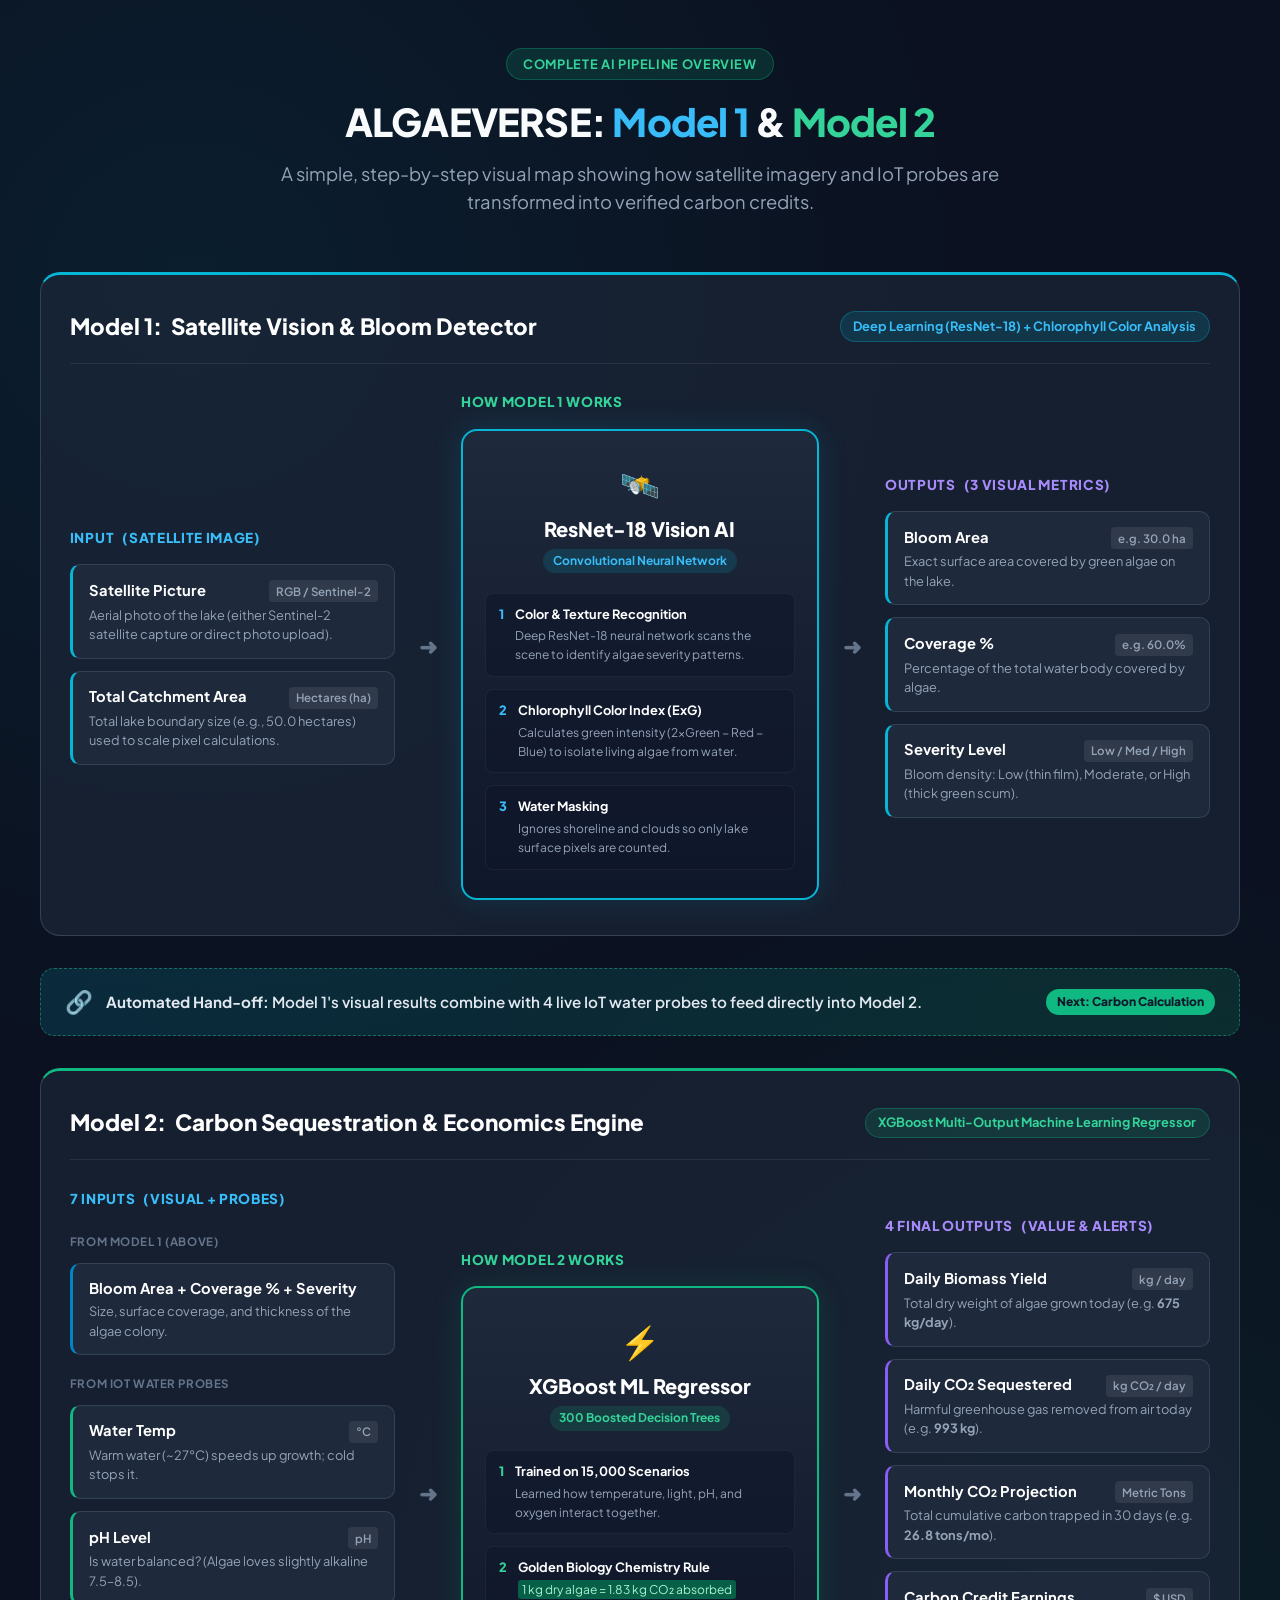
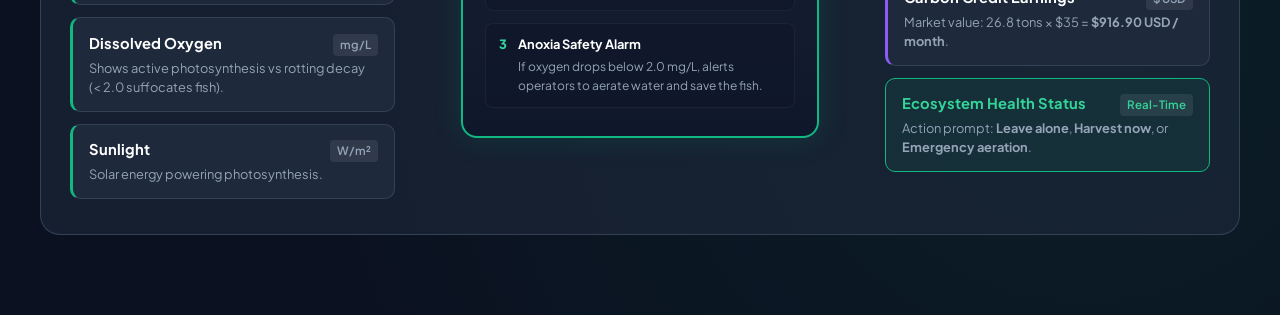
<file: static/ai_architecture.html>
<!DOCTYPE html>
<html lang="en">
<head>
  <meta charset="UTF-8">
  <meta name="viewport" content="width=device-width, initial-scale=1.0">
  <title>ALGAEVERSE — Full AI Architecture (Model 1 & Model 2)</title>
  <link rel="preconnect" href="https://fonts.googleapis.com">
  <link rel="preconnect" href="https://fonts.gstatic.com">
  <link href="https://fonts.googleapis.com/css2?family=Plus+Jakarta+Sans:wght@400;500;600;700;800&display=swap" rel="stylesheet">
  <style>
    :root {
      --bg: #0B1120;
      --card-bg: #1E293B;
      --card-border: #334155;
      --cyan: #06B6D4;
      --cyan-light: rgba(6, 182, 212, 0.15);
      --green: #10B981;
      --green-light: rgba(16, 185, 129, 0.15);
      --purple: #8B5CF6;
      --purple-light: rgba(139, 92, 246, 0.15);
      --amber: #F59E0B;
      --amber-light: rgba(245, 158, 11, 0.15);
      --text: #F8FAFC;
      --text-muted: #94A3B8;
    }

    * { box-sizing: border-box; margin: 0; padding: 0; }

    body {
      font-family: 'Plus Jakarta Sans', sans-serif;
      background: var(--bg);
      color: var(--text);
      padding: 3rem 1.5rem;
      line-height: 1.5;
      background-image: 
        radial-gradient(circle at 15% 15%, rgba(6, 182, 212, 0.08) 0%, transparent 40%),
        radial-gradient(circle at 85% 85%, rgba(16, 185, 129, 0.08) 0%, transparent 40%);
    }

    .container {
      max-width: 1200px;
      margin: 0 auto;
    }

    /* HEADER */
    .header {
      text-align: center;
      margin-bottom: 3.5rem;
    }

    .tag {
      display: inline-block;
      padding: 0.35rem 1rem;
      background: var(--green-light);
      color: #34D399;
      border: 1px solid rgba(16, 185, 129, 0.3);
      border-radius: 999px;
      font-size: 0.8rem;
      font-weight: 700;
      text-transform: uppercase;
      letter-spacing: 0.05em;
      margin-bottom: 0.8rem;
    }

    h1 {
      font-size: 2.4rem;
      font-weight: 800;
      margin-bottom: 0.6rem;
      letter-spacing: -0.02em;
    }

    h1 span.c1 { color: #38BDF8; }
    h1 span.c2 { color: #34D399; }

    .subtitle {
      color: var(--text-muted);
      font-size: 1.15rem;
      max-width: 750px;
      margin: 0 auto;
    }

    /* SECTION CONTAINERS */
    .model-section {
      background: rgba(30, 41, 59, 0.6);
      border: 1px solid var(--card-border);
      border-radius: 20px;
      padding: 2.2rem 1.8rem;
      margin-bottom: 2rem;
      position: relative;
    }

    .section-banner {
      display: flex;
      justify-content: space-between;
      align-items: center;
      margin-bottom: 1.8rem;
      padding-bottom: 1.2rem;
      border-bottom: 1px solid rgba(255, 255, 255, 0.08);
      flex-wrap: wrap;
      gap: 1rem;
    }

    .section-title {
      font-size: 1.4rem;
      font-weight: 800;
      color: #FFF;
      display: flex;
      align-items: center;
      gap: 0.6rem;
    }

    .section-pill {
      font-size: 0.8rem;
      font-weight: 700;
      padding: 0.3rem 0.8rem;
      border-radius: 999px;
    }

    .pill-m1 { background: var(--cyan-light); color: #38BDF8; border: 1px solid rgba(6, 182, 212, 0.3); }
    .pill-m2 { background: var(--green-light); color: #34D399; border: 1px solid rgba(16, 185, 129, 0.3); }

    /* 3-COLUMN FLOW GRID */
    .flow-grid {
      display: grid;
      grid-template-columns: 1fr 50px 1.1fr 50px 1fr;
      align-items: center;
      gap: 0.5rem;
    }

    @media (max-width: 960px) {
      .flow-grid {
        grid-template-columns: 1fr;
        gap: 1.5rem;
      }
      .arrow {
        transform: rotate(90deg);
        margin: 0.5rem auto;
      }
    }

    .col-header {
      font-size: 0.85rem;
      font-weight: 800;
      text-transform: uppercase;
      letter-spacing: 0.05em;
      margin-bottom: 1rem;
      display: flex;
      align-items: center;
      gap: 0.5rem;
    }

    .col-in { color: #38BDF8; }
    .col-brain { color: #34D399; }
    .col-out { color: #A78BFA; }

    .stack {
      display: flex;
      flex-direction: column;
      gap: 0.75rem;
    }

    .card {
      background: var(--card-bg);
      border: 1px solid var(--card-border);
      border-radius: 10px;
      padding: 0.85rem 1rem;
      transition: transform 0.15s ease;
    }

    .card:hover {
      transform: translateY(-2px);
      border-color: #475569;
    }

    .card-top {
      display: flex;
      justify-content: space-between;
      align-items: baseline;
      margin-bottom: 0.2rem;
    }

    .card-title {
      font-weight: 700;
      font-size: 0.92rem;
      color: #FFF;
    }

    .card-badge {
      font-size: 0.72rem;
      font-weight: 600;
      padding: 0.15rem 0.45rem;
      border-radius: 4px;
      background: rgba(255, 255, 255, 0.08);
      color: var(--text-muted);
    }

    .card-desc {
      font-size: 0.8rem;
      color: var(--text-muted);
    }

    .group-label {
      font-size: 0.72rem;
      font-weight: 700;
      text-transform: uppercase;
      color: #64748B;
      letter-spacing: 0.05em;
      margin-top: 0.5rem;
    }

    /* CENTER AI BRAIN CARDS */
    .brain-box {
      background: linear-gradient(180deg, #1E293B 0%, #0F172A 100%);
      border-radius: 16px;
      padding: 1.8rem 1.4rem;
      text-align: center;
    }

    .brain-box.m1 {
      border: 2px solid #06B6D4;
      box-shadow: 0 0 30px rgba(6, 182, 212, 0.15);
    }

    .brain-box.m2 {
      border: 2px solid #10B981;
      box-shadow: 0 0 30px rgba(16, 185, 129, 0.15);
    }

    .brain-icon {
      font-size: 2rem;
      margin-bottom: 0.4rem;
    }

    .brain-title {
      font-size: 1.25rem;
      font-weight: 800;
      color: #FFF;
      margin-bottom: 0.2rem;
    }

    .brain-tag {
      display: inline-block;
      font-size: 0.75rem;
      font-weight: 700;
      padding: 0.2rem 0.6rem;
      border-radius: 999px;
      margin-bottom: 1.2rem;
    }

    .brain-tag.m1 { color: #38BDF8; background: var(--cyan-light); }
    .brain-tag.m2 { color: #34D399; background: var(--green-light); }

    .brain-points {
      text-align: left;
      display: flex;
      flex-direction: column;
      gap: 0.75rem;
    }

    .point {
      display: flex;
      gap: 0.7rem;
      background: rgba(15, 23, 42, 0.6);
      border: 1px solid rgba(255, 255, 255, 0.05);
      border-radius: 8px;
      padding: 0.7rem 0.8rem;
      font-size: 0.8rem;
    }

    .point-num {
      font-weight: 800;
    }

    .point-num.m1 { color: #38BDF8; }
    .point-num.m2 { color: #34D399; }

    .point-text strong {
      color: #FFF;
      display: block;
      margin-bottom: 0.15rem;
    }

    .point-text span {
      color: var(--text-muted);
      font-size: 0.75rem;
    }

    .arrow {
      text-align: center;
      color: #64748B;
      font-size: 1.4rem;
      font-weight: 700;
    }

    /* CONNECTOR BETWEEN MODEL 1 AND MODEL 2 */
    .bridge-connector {
      background: linear-gradient(90deg, rgba(6, 182, 212, 0.15) 0%, rgba(16, 185, 129, 0.15) 100%);
      border: 1px dashed rgba(52, 211, 153, 0.4);
      border-radius: 14px;
      padding: 1rem 1.5rem;
      margin: 1.5rem 0 2rem 0;
      display: flex;
      align-items: center;
      justify-content: space-between;
      flex-wrap: wrap;
      gap: 1rem;
    }

    .bridge-text {
      display: flex;
      align-items: center;
      gap: 0.8rem;
      font-weight: 600;
      font-size: 0.95rem;
      color: #E2E8F0;
    }

    .bridge-badge {
      background: #10B981;
      color: #0F172A;
      font-weight: 800;
      padding: 0.25rem 0.7rem;
      border-radius: 999px;
      font-size: 0.75rem;
    }
  </style>
</head>
<body>

  <div class="container">

    <!-- Main Header -->
    <div class="header">
      <div class="tag">Complete AI Pipeline Overview</div>
      <h1><span>ALGAEVERSE:</span> <span class="c1">Model 1</span> &amp; <span class="c2">Model 2</span></h1>
      <p class="subtitle">A simple, step-by-step visual map showing how satellite imagery and IoT probes are transformed into verified carbon credits.</p>
    </div>

    <!-- ====================================================================
         SECTION 1: MODEL 1 (COMPUTER VISION)
         ==================================================================== -->
    <div class="model-section" style="border-top: 3px solid #06B6D4;">
      <div class="section-banner">
        <div class="section-title">
          <span>Model 1:</span> Satellite Vision &amp; Bloom Detector
        </div>
        <div class="section-pill pill-m1">Deep Learning (ResNet-18) + Chlorophyll Color Analysis</div>
      </div>

      <div class="flow-grid">

        <!-- M1: INPUT -->
        <div>
          <div class="col-header col-in">
            <span>Input</span> (Satellite Image)
          </div>

          <div class="stack">
            <div class="card" style="border-left: 3px solid #06B6D4;">
              <div class="card-top">
                <span class="card-title">Satellite Picture</span>
                <span class="card-badge">RGB / Sentinel-2</span>
              </div>
              <div class="card-desc">Aerial photo of the lake (either Sentinel-2 satellite capture or direct photo upload).</div>
            </div>

            <div class="card" style="border-left: 3px solid #06B6D4;">
              <div class="card-top">
                <span class="card-title">Total Catchment Area</span>
                <span class="card-badge">Hectares (ha)</span>
              </div>
              <div class="card-desc">Total lake boundary size (e.g., 50.0 hectares) used to scale pixel calculations.</div>
            </div>
          </div>
        </div>

        <!-- ARROW -->
        <div class="arrow">➜</div>

        <!-- M1: BRAIN -->
        <div>
          <div class="col-header col-brain">
            <span>How Model 1 Works</span>
          </div>

          <div class="brain-box m1">
            <div class="brain-icon">🛰️</div>
            <div class="brain-title">ResNet-18 Vision AI</div>
            <div class="brain-tag m1">Convolutional Neural Network</div>

            <div class="brain-points">
              <div class="point">
                <div class="point-num m1">1</div>
                <div class="point-text">
                  <strong>Color &amp; Texture Recognition</strong>
                  <span>Deep ResNet-18 neural network scans the scene to identify algae severity patterns.</span>
                </div>
              </div>

              <div class="point">
                <div class="point-num m1">2</div>
                <div class="point-text">
                  <strong>Chlorophyll Color Index (ExG)</strong>
                  <span>Calculates green intensity (2×Green − Red − Blue) to isolate living algae from water.</span>
                </div>
              </div>

              <div class="point">
                <div class="point-num m1">3</div>
                <div class="point-text">
                  <strong>Water Masking</strong>
                  <span>Ignores shoreline and clouds so only lake surface pixels are counted.</span>
                </div>
              </div>
            </div>
          </div>
        </div>

        <!-- ARROW -->
        <div class="arrow">➜</div>

        <!-- M1: OUTPUT -->
        <div>
          <div class="col-header col-out">
            <span>Outputs</span> (3 Visual Metrics)
          </div>

          <div class="stack">
            <div class="card" style="border-left: 3px solid #06B6D4;">
              <div class="card-top">
                <span class="card-title">Bloom Area</span>
                <span class="card-badge">e.g. 30.0 ha</span>
              </div>
              <div class="card-desc">Exact surface area covered by green algae on the lake.</div>
            </div>

            <div class="card" style="border-left: 3px solid #06B6D4;">
              <div class="card-top">
                <span class="card-title">Coverage %</span>
                <span class="card-badge">e.g. 60.0%</span>
              </div>
              <div class="card-desc">Percentage of the total water body covered by algae.</div>
            </div>

            <div class="card" style="border-left: 3px solid #06B6D4;">
              <div class="card-top">
                <span class="card-title">Severity Level</span>
                <span class="card-badge">Low / Med / High</span>
              </div>
              <div class="card-desc">Bloom density: Low (thin film), Moderate, or High (thick green scum).</div>
            </div>
          </div>
        </div>

      </div>
    </div>

    <!-- ====================================================================
         BRIDGE CONNECTOR (M1 OUTPUTS + IOT SENSORS -> MODEL 2)
         ==================================================================== -->
    <div class="bridge-connector">
      <div class="bridge-text">
        <span style="font-size: 1.4rem;">🔗</span>
        <span><strong>Automated Hand-off:</strong> Model 1's visual results combine with 4 live IoT water probes to feed directly into Model 2.</span>
      </div>
      <div class="bridge-badge">Next: Carbon Calculation</div>
    </div>

    <!-- ====================================================================
         SECTION 2: MODEL 2 (CARBON & ECONOMICS ENGINE)
         ==================================================================== -->
    <div class="model-section" style="border-top: 3px solid #10B981;">
      <div class="section-banner">
        <div class="section-title">
          <span>Model 2:</span> Carbon Sequestration &amp; Economics Engine
        </div>
        <div class="section-pill pill-m2">XGBoost Multi-Output Machine Learning Regressor</div>
      </div>

      <div class="flow-grid">

        <!-- M2: INPUTS -->
        <div>
          <div class="col-header col-in">
            <span>7 Inputs</span> (Visual + Probes)
          </div>

          <div class="stack">
            <div class="group-label">From Model 1 (Above)</div>
            <div class="card" style="border-left: 3px solid #0284C7;">
              <div class="card-top">
                <span class="card-title">Bloom Area + Coverage % + Severity</span>
              </div>
              <div class="card-desc">Size, surface coverage, and thickness of the algae colony.</div>
            </div>

            <div class="group-label">From IoT Water Probes</div>
            <div class="card" style="border-left: 3px solid #10B981;">
              <div class="card-top">
                <span class="card-title">Water Temp</span>
                <span class="card-badge">°C</span>
              </div>
              <div class="card-desc">Warm water (~27°C) speeds up growth; cold stops it.</div>
            </div>

            <div class="card" style="border-left: 3px solid #10B981;">
              <div class="card-top">
                <span class="card-title">pH Level</span>
                <span class="card-badge">pH</span>
              </div>
              <div class="card-desc">Is water balanced? (Algae loves slightly alkaline 7.5–8.5).</div>
            </div>

            <div class="card" style="border-left: 3px solid #10B981;">
              <div class="card-top">
                <span class="card-title">Dissolved Oxygen</span>
                <span class="card-badge">mg/L</span>
              </div>
              <div class="card-desc">Shows active photosynthesis vs rotting decay (&lt; 2.0 suffocates fish).</div>
            </div>

            <div class="card" style="border-left: 3px solid #10B981;">
              <div class="card-top">
                <span class="card-title">Sunlight</span>
                <span class="card-badge">W/m²</span>
              </div>
              <div class="card-desc">Solar energy powering photosynthesis.</div>
            </div>
          </div>
        </div>

        <!-- ARROW -->
        <div class="arrow">➜</div>

        <!-- M2: BRAIN -->
        <div>
          <div class="col-header col-brain">
            <span>How Model 2 Works</span>
          </div>

          <div class="brain-box m2">
            <div class="brain-icon">⚡</div>
            <div class="brain-title">XGBoost ML Regressor</div>
            <div class="brain-tag m2">300 Boosted Decision Trees</div>

            <div class="brain-points">
              <div class="point">
                <div class="point-num m2">1</div>
                <div class="point-text">
                  <strong>Trained on 15,000 Scenarios</strong>
                  <span>Learned how temperature, light, pH, and oxygen interact together.</span>
                </div>
              </div>

              <div class="point">
                <div class="point-num m2">2</div>
                <div class="point-text">
                  <strong>Golden Biology Chemistry Rule</strong>
                  <span><mark style="background:#065F46; color:#A7F3D0; padding:2px 4px; border-radius:3px;">1 kg dry algae = 1.83 kg CO₂ absorbed</mark></span>
                </div>
              </div>

              <div class="point">
                <div class="point-num m2">3</div>
                <div class="point-text">
                  <strong>Anoxia Safety Alarm</strong>
                  <span>If oxygen drops below 2.0 mg/L, alerts operators to aerate water and save the fish.</span>
                </div>
              </div>
            </div>
          </div>
        </div>

        <!-- ARROW -->
        <div class="arrow">➜</div>

        <!-- M2: OUTPUTS -->
        <div>
          <div class="col-header col-out">
            <span>4 Final Outputs</span> (Value &amp; Alerts)
          </div>

          <div class="stack">
            <div class="card" style="border-left: 3px solid #8B5CF6;">
              <div class="card-top">
                <span class="card-title">Daily Biomass Yield</span>
                <span class="card-badge">kg / day</span>
              </div>
              <div class="card-desc">Total dry weight of algae grown today (e.g. <strong>675 kg/day</strong>).</div>
            </div>

            <div class="card" style="border-left: 3px solid #8B5CF6;">
              <div class="card-top">
                <span class="card-title">Daily CO₂ Sequestered</span>
                <span class="card-badge">kg CO₂ / day</span>
              </div>
              <div class="card-desc">Harmful greenhouse gas removed from air today (e.g. <strong>993 kg</strong>).</div>
            </div>

            <div class="card" style="border-left: 3px solid #8B5CF6;">
              <div class="card-top">
                <span class="card-title">Monthly CO₂ Projection</span>
                <span class="card-badge">Metric Tons</span>
              </div>
              <div class="card-desc">Total cumulative carbon trapped in 30 days (e.g. <strong>26.8 tons/mo</strong>).</div>
            </div>

            <div class="card" style="border-left: 3px solid #8B5CF6;">
              <div class="card-top">
                <span class="card-title">Carbon Credit Earnings</span>
                <span class="card-badge">$ USD</span>
              </div>
              <div class="card-desc">Market value: 26.8 tons × $35 = <strong>$916.90 USD / month</strong>.</div>
            </div>

            <div class="card" style="border: 1px solid #10B981; background: rgba(16, 185, 129, 0.08);">
              <div class="card-top">
                <span class="card-title" style="color: #34D399;">Ecosystem Health Status</span>
                <span class="card-badge" style="color: #34D399;">Real-Time</span>
              </div>
              <div class="card-desc">Action prompt: <strong>Leave alone</strong>, <strong>Harvest now</strong>, or <strong>Emergency aeration</strong>.</div>
            </div>
          </div>
        </div>

      </div>
    </div>

  </div>

</body>
</html>
</file>
